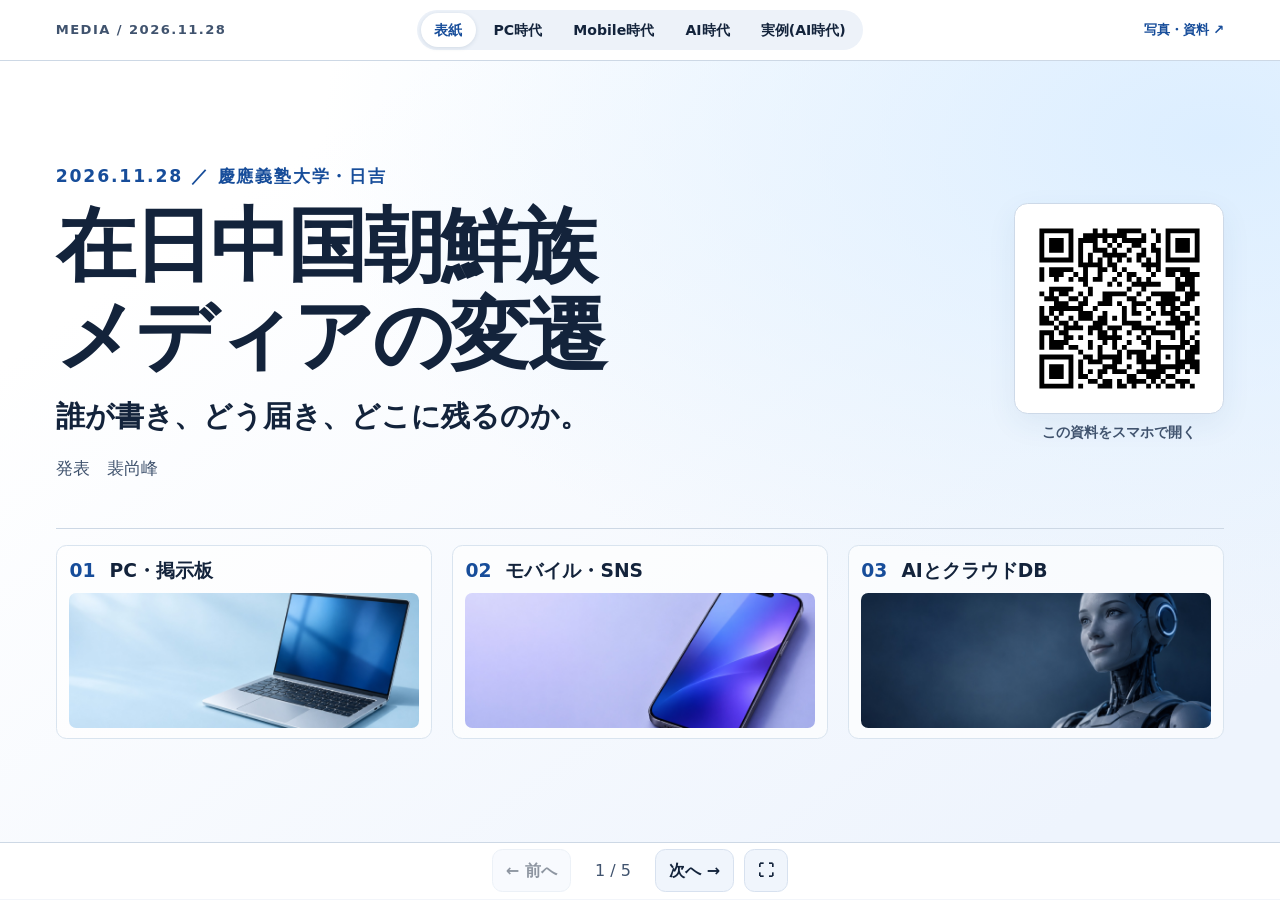
<file: index.html>
<!doctype html>
<html lang="ja">
<head>
<meta charset="utf-8">
<meta name="viewport" content="width=device-width, initial-scale=1">
<meta name="theme-color" content="#f2f5fa">
<meta name="description" content="掲示板、モバイル・SNS、AIの三つの時期から、在日中国朝鮮族メディアの変遷を考える。裴尚峰、2026年11月28日。">
<title>在日中国朝鮮族メディアの変遷 | 裴尚峰</title>
<link rel="stylesheet" href="assets/slides.css?v=9">
<script src="assets/slides.js?v=2" defer></script>
</head>
<body>
<header class="bar">
  <a class="wordmark" href="#1">MEDIA / 2026.11.28</a>
  <nav id="tabs" aria-label="スライド選択"><a href="#1" aria-label="表紙">表紙</a><a href="#2" aria-label="PCインターネット時代">PC時代</a><a href="#3" aria-label="モバイル・SNS時代">Mobile時代</a><a href="#4" aria-label="AI時代">AI時代</a><a href="#5" aria-label="実例(AI時代)">実例(AI時代)</a></nav>
  <a class="sources-link" href="resources.html">写真・資料 ↗</a>
</header>
<main id="deck">
  <section class="slide cover" id="1" aria-labelledby="t1">
    <div class="cover-grid">
      <div>
        <p class="eyebrow">2026.11.28 ／ 慶應義塾大学・日吉</p>
        <h1 id="t1" tabindex="-1">在日中国朝鮮族<br>メディアの変遷</h1>
        <p class="lead">誰が書き、どう届き、どこに残るのか。</p>
        <p class="speaker">発表　裴尚峰</p>
      </div>
      <figure class="qr">
        <a href="https://peishangfeng.github.io/report20261128/"><img src="assets/qr.svg" alt="このWebスライドを開くQRコード" width="215" height="215"></a>
        <figcaption>この資料をスマホで開く</figcaption>
      </figure>
    </div>
    <ol class="timeline" aria-label="発表の流れ">
      <li><span><b>01</b> PC・掲示板</span><img src="assets/bg-laptop.jpg" alt="" width="1536" height="864"></li>
      <li><span><b>02</b> モバイル・SNS</span><img src="assets/bg-smartphone.jpg" alt="" width="1536" height="864"></li>
      <li><span><b>03</b> AIとクラウドDB</span><img src="assets/bg-robot.jpg" alt="" width="1536" height="864"></li>
    </ol>
  </section>
  <section class="slide period pc" id="2" aria-labelledby="t2">
    <p class="eyebrow"><span>01</span> ／ 2000年代初頭から</p>
    <h2 id="t2" tabindex="-1">PCインターネット時代</h2>
    <p class="site">shimto.com <span lang="ko">（쉼터커뮤니티）</span></p>
    <p class="lead">BBS(電子仮名掲示板)にて情報を交流しました。</p>
    <div class="grid">
      <article><p class="axis">誰が</p><h3>利用者が質問し、<br>利用者が答えた</h3></article>
      <article><p class="axis">どう届くか</p><h3>掲示板へ<br>自分で探しに行く</h3></article>
      <article><p class="axis">どこに残るか</p><h3>ホームページサーバーに<br>記録が残る</h3></article>
    </div>
  </section>
  <section class="slide period sns" id="3" aria-labelledby="t3">
    <p class="eyebrow"><span>02</span> ／ 2015年ごろから</p>
    <h2 id="t3" tabindex="-1">モバイル・SNS時代</h2>
    <p class="site">shimto.net <span lang="ko">（쉼터미디어）</span></p>
    <p class="lead">Owned Media(自媒体)で記事を作成し、Wechatで共有しました</p>
    <div class="grid">
      <article><p class="axis">誰が</p><h3>主催者、記者、撮影者が<br>記録を作る</h3></article>
      <article><p class="axis">どう届くか</p><h3>SNS(主に朋友圈)及び、Wechatグループで共有</h3></article>
      <article><p class="axis">どこに残るか</p><h3>記事と写真は自媒体に、<br>動画はYoutubeなどに保存</h3></article>
    </div>
  </section>
  <section class="slide period ai" id="4" aria-labelledby="t4">
    <p class="eyebrow"><span>03</span> ／ 2024年から</p>
    <h2 id="t4" tabindex="-1">AI時代</h2>
    <p class="site">dongne.jp <span lang="ko">（동네）</span></p>
    <p class="lead">記録は全部つながり（イベント、主催団体、個人、企業、報道、メディア）、クラウド上で管理され、AIに提供する</p>
    <div class="grid">
      <article><p class="axis">誰が</p><h3>人とAIが記事作成、<br>AIが情報を全部繋げる</h3></article>
      <article><p class="axis">どう届くか</p><h3>AIの知識供給者になり、<br>AIが回答時に引用される</h3></article>
      <article><p class="axis">どこに残るか</p><h3>クラウドとAIに記録され、<br>人類の共同財産になる</h3></article>
    </div>
  </section>
  <section class="slide gallery" id="5" aria-labelledby="t5">
    <h2 id="t5" tabindex="-1">実例(AI時代)</h2>
    <div class="photo-grid">
      <figure><a href="assets/report-photo-1.png" target="_blank" rel="noopener"><img src="assets/report-photo-1.png" alt="ChatGPTが在日朝鮮族の週末イベントを案内した回答の前半"></a><figcaption>ChatGPTの回答（1/2）</figcaption></figure>
      <figure><a href="assets/report-photo-2.png" target="_blank" rel="noopener"><img src="assets/report-photo-2.png" alt="ChatGPTの回答の後半。慶應義塾大学でのシンポジウムと翌週のイベントの案内"></a><figcaption>ChatGPTの回答（2/2）</figcaption></figure>
      <figure><a href="assets/report-photo-3.png" target="_blank" rel="noopener"><img src="assets/report-photo-3.png" alt="dongne.jpに掲載された在日朝鮮族のイベント一覧"></a><figcaption>dongne.jpのイベント一覧</figcaption></figure>
      <figure><a href="assets/report-photo-4.png" target="_blank" rel="noopener"><img src="assets/report-photo-4.png" alt="Dongne NewsBankで日米の朝鮮族ニュースと関連イベントをまとめた画面"></a><figcaption>dongne.jpのNewsBank</figcaption></figure>
    </div>
  </section>
</main>
<footer class="controls" id="controls" hidden>
  <button type="button" id="prev" aria-label="前のスライド">← <span>前へ</span></button>
  <output id="count" aria-live="polite">1 / 5</output>
  <button type="button" id="next" aria-label="次のスライド"><span>次へ</span> →</button>
  <button type="button" id="full" title="全画面 (F)" aria-label="全画面">⛶</button>
</footer>
</body>
</html>
</file>
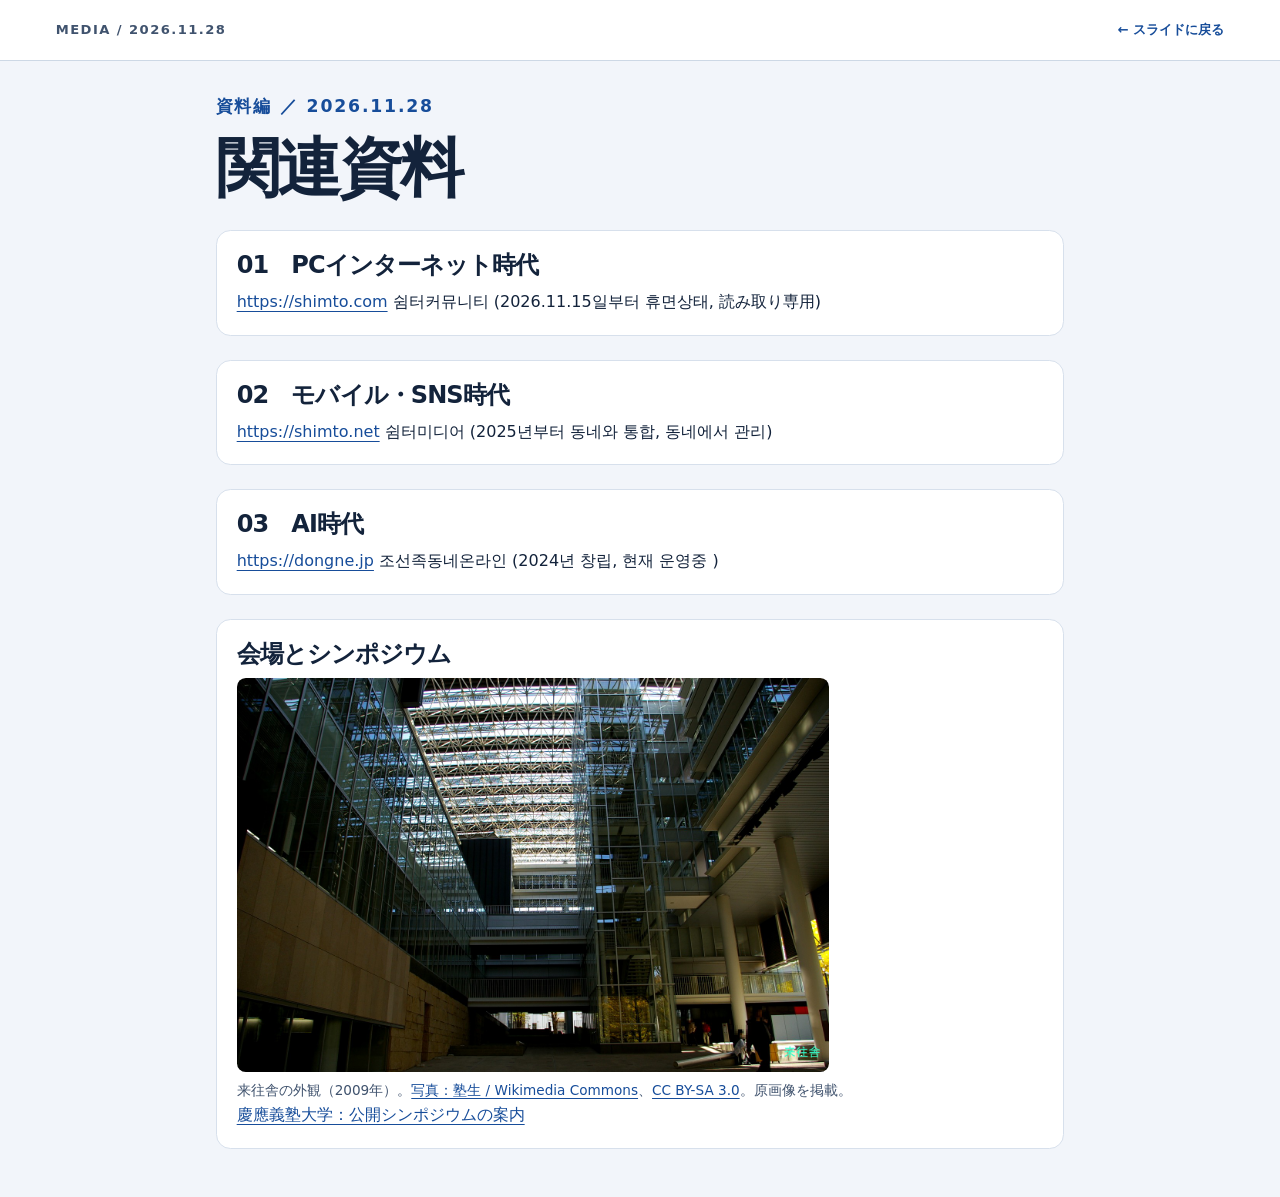
<file: resources.html>
<!doctype html>
<html lang="ja">
<head>
<meta charset="utf-8">
<meta name="viewport" content="width=device-width, initial-scale=1">
<title>写真・資料 | 在日中国朝鮮族メディアの変遷</title>
<link rel="stylesheet" href="assets/slides.css?v=5">
</head>
<body>
<header class="bar"><a class="wordmark" href="./">MEDIA / 2026.11.28</a><a class="sources-link" href="./">← スライドに戻る</a></header>
<main class="resources">
<p class="eyebrow">資料編 ／ 2026.11.28</p>
<h1>関連資料</h1>
<section id="pc">
<h2>01　PCインターネット時代</h2>
<p><a href="https://shimto.com">https://shimto.com</a> <span lang="ko">쉼터커뮤니티 (2026.11.15일부터 휴면상태, 読み取り専用)</span></p>
</section>
<section id="sns">
<h2>02　モバイル・SNS時代</h2>
<p><a href="https://shimto.net">https://shimto.net</a> <span lang="ko">쉼터미디어 (2025년부터 동네와 통합, 동네에서 관리)</span></p>
</section>
<section id="ai">
<h2>03　AI時代</h2>
<p><a href="https://dongne.jp">https://dongne.jp</a> <span lang="ko">조선족동네온라인 (2024년 창립, 현재 운영중 )</span></p>
</section>
<section id="venue">
<h2>会場とシンポジウム</h2>
<figure>
<img src="assets/raiosha.jpg" width="1536" height="1024" loading="lazy" alt="慶應義塾大学日吉キャンパス 来往舎の外観">
<figcaption>来往舎の外観（2009年）。<a href="https://commons.wikimedia.org/wiki/File:%E6%9D%A5%E5%BE%80%E8%88%8E2.jpg">写真：塾生 / Wikimedia Commons</a>、<a href="https://creativecommons.org/licenses/by-sa/3.0/">CC BY-SA 3.0</a>。原画像を掲載。</figcaption>
</figure>
<p><a href="https://lib-arts.hc.keio.ac.jp/event/1079">慶應義塾大学：公開シンポジウムの案内</a></p>
</section>
</main>
</body>
</html>
</file>
<file: assets/slides.css>
:root{color-scheme:light;--bg:#f2f5fa;--fg:#13233b;--muted:#40536e;--line:#cdd8e5;--accent:#174d9a;--tint:#e5efff;--pad:clamp(1rem,4.35vw,4.75rem);font-family:system-ui,-apple-system,"Hiragino Sans","Yu Gothic",Meiryo,sans-serif}
*{box-sizing:border-box}
body{margin:0;background:var(--bg);color:var(--fg);line-height:1.6}
a{color:inherit;text-underline-offset:.23em}
a:focus-visible,button:focus-visible{outline:3px solid #1658bd;outline-offset:3px}
button{font:inherit;color:inherit;cursor:pointer}
h1,h2,h3,p,figure{margin:0}
h1,h2,h3{line-height:1.18;text-wrap:balance}
h1,h2{letter-spacing:-.038em}
h1:focus,h2:focus{outline:none}
[hidden]{display:none!important}
.bar{min-height:3.8rem;display:grid;grid-template-columns:1fr auto 1fr;align-items:center;gap:.45rem 1rem;padding:.45rem var(--pad);border-bottom:1px solid var(--line);background:#fff}
.wordmark,.sources-link{width:max-content;font-size:.82rem;font-weight:760;text-decoration:none}
.wordmark{color:var(--muted);letter-spacing:.11em}
.sources-link{grid-column:3;justify-self:end;color:var(--accent);padding:.55rem 0}
.bar nav{display:flex;gap:.25rem;padding:.23rem;background:#edf2f9;border-radius:2rem}
.bar nav a{border-radius:2rem;text-decoration:none;padding:.34rem .85rem;font-weight:700;font-size:.88rem}
.bar nav a[aria-current=page]{background:#fff;color:var(--accent);box-shadow:0 1px 4px #26456b24}
.slide{min-height:calc(100svh - 7.45rem);margin:auto;max-width:100rem;padding:clamp(1.25rem,4.25vh,3.3rem) var(--pad);display:flex;flex-direction:column;justify-content:center;scroll-margin-top:1rem}
body:not(.enhanced) .slide{border-bottom:1px solid var(--line)}
.cover{background:radial-gradient(ellipse at 95% 10%,#dceeff 0,transparent 52%),linear-gradient(145deg,#fff 18%,#eef4fd 90%)}
.cover-grid{display:grid;grid-template-columns:minmax(0,1fr) minmax(9rem,18%);gap:clamp(1.25rem,5vw,5rem);align-items:center}
.eyebrow{font-size:clamp(.79rem,1.35vw,1.14rem);font-weight:800;color:var(--accent);letter-spacing:.105em;margin-bottom:.65rem}
.cover h1{font-size:clamp(2.16rem,6.25vw,6.25rem);line-height:1.12}
.lead{font-size:clamp(1.14rem,2.25vw,2.23rem);font-weight:750;margin-top:.95rem;line-height:1.4}
.speaker{margin-top:1.2rem;color:var(--muted);font-size:1.08rem}
.qr{text-align:center;justify-self:end;width:100%;max-width:14.5rem}
.qr a{display:block;background:white;border:1px solid #cdd9e8;border-radius:.85rem;padding:.3rem;box-shadow:0 10px 30px #2e5a8512}
.qr img{display:block;width:100%;height:auto}
.qr figcaption{margin-top:.45rem;font-size:clamp(.78rem,1.1vw,.98rem);color:var(--muted);font-weight:650}
.timeline{list-style:none;display:grid;grid-template-columns:repeat(3,minmax(0,1fr));gap:clamp(.45rem,1.5vw,1.6rem);padding:1rem 0 0;margin:clamp(1.3rem,5vh,3.8rem) 0 0;border-top:1px solid var(--line);font-size:clamp(.7rem,1.48vw,1.17rem);font-weight:730}
.timeline li{background:#ffffffa8;border:1px solid #d9e4ef;border-radius:.65rem;padding:.62rem .8rem}
.timeline b{color:var(--accent);margin-right:.4em;font-variant-numeric:tabular-nums}
.pc{--era-image:url("bg-laptop.jpg");--accent:#174d9a;--tint:#e5efff}
.sns{--era-image:url("bg-smartphone.jpg");--accent:#663b92;--tint:#f0e9fc}
.ai{--era-image:url("bg-robot.jpg");--accent:#12665b;--tint:#dff4ee}
.period{position:relative;isolation:isolate;background:#f5f8fd}
.period::before{content:"";position:absolute;inset:0;z-index:-1;pointer-events:none;background-image:linear-gradient(90deg,#f5f8fd 2%,#f5f8fdfa 29%,#f5f8fdf0 43%,#f5f8fd9e 67%,#f5f8fd56 100%),linear-gradient(0deg,#f5f8fd 0%,#f5f8fd5c 35%,#f5f8fd27 74%,#f5f8fd28 100%),var(--era-image);background-position:center,right center,right center;background-size:cover;background-repeat:no-repeat}
.period h2{font-size:clamp(1.9rem,5.3vw,5.4rem)}
.site{font-weight:740;color:var(--muted);font-size:clamp(.97rem,1.62vw,1.53rem);margin-top:.6rem}
.grid{display:grid;grid-template-columns:repeat(3,minmax(0,1fr));gap:clamp(.62rem,1.7vw,1.65rem);margin-top:clamp(1rem,3.5vh,2.4rem)}
.grid article{background:#fffffff5;border:1px solid #d7e0ec;border-radius:.95rem;padding:clamp(.8rem,1.63vw,1.6rem);min-width:0;box-shadow:0 6px 20px #173a5810}
.axis{background:var(--tint);display:inline-block;color:var(--accent);font-size:clamp(.72rem,1.12vw,1.06rem);font-weight:800;padding:.16rem .58rem;border-radius:2rem}
.grid h3{font-size:clamp(1.11rem,1.93vw,1.97rem);margin:.62rem 0 .45rem;text-wrap:initial}
.grid article p:last-child{font-size:clamp(.9rem,1.35vw,1.22rem);color:var(--muted)}
.slide-foot{color:var(--muted);margin-top:1rem;font-size:clamp(.78rem,1.16vw,1.04rem)}
.slide-foot a{color:var(--accent);font-weight:680}
.closing{font-size:clamp(1rem,1.64vw,1.47rem);margin-top:.5rem;font-weight:790;color:var(--accent)}
.controls{position:sticky;bottom:0;display:flex;align-items:center;justify-content:center;gap:.65rem;background:#fffffff5;border-top:1px solid var(--line);backdrop-filter:blur(12px);padding:.4rem 1rem max(.4rem,env(safe-area-inset-bottom));z-index:1}
.controls button{background:#f0f5fc;border:1px solid #d7e1ef;border-radius:.65rem;padding:.45rem .8rem;min-height:2.7rem;font-weight:690}
.controls button:disabled{opacity:.48;cursor:default}
.controls output{min-width:4rem;text-align:center;font-variant-numeric:tabular-nums;color:var(--muted)}
.resources{max-width:60rem;margin:auto;padding:2rem var(--pad) 3rem}
.resources h1{font-size:clamp(2.05rem,5vw,4rem);text-wrap:initial}
.resources h2{font-size:1.5rem;margin-bottom:.6rem;text-wrap:initial}
.resources p+*,.resources li+li{margin-top:.55rem}
.resources section{margin-top:1.5rem;padding:1.25rem;background:#fff;border:1px solid #d7e0ec;border-radius:.9rem;scroll-margin-top:1rem}
.resources ul{padding-inline-start:1.25rem}
.resources img{width:100%;max-width:37rem;height:auto;border-radius:.55rem;display:block}
.resources figcaption{margin-top:.5rem;color:var(--muted);font-size:.85rem}
.resources a{color:var(--accent)}
@media(max-width:680px){
 .bar{display:grid;grid-template-columns:1fr 1fr;gap:.28rem .6rem}
 .wordmark{font-size:.65rem}
 .sources-link{grid-column:2;grid-row:1}
 .bar nav{grid-column:1/-1;grid-row:2;gap:.15rem}
 .bar nav a{flex:1;text-align:center;padding:.35rem .42rem}
 .slide{min-height:auto;padding-bottom:1.55rem;justify-content:start}
 .cover-grid{grid-template-columns:1fr;gap:.95rem}
 .qr{justify-self:start;max-width:9.2rem}
 .timeline{margin-top:1rem;gap:.35rem}
 .timeline li{padding:.43rem .34rem}
 .timeline b{margin-right:.12em}
 .grid{grid-template-columns:1fr}
 .grid h3 br{display:none}
 .grid article{padding:.75rem .92rem}
 .period::before{background-image:linear-gradient(90deg,#f5f8fdf7 0%,#f5f8fdca 50%,#f5f8fd83 100%),linear-gradient(180deg,#f5f8fd14 0%,#f5f8fd5e 13%,#f5f8fd 44%),var(--era-image);background-size:100% 100%,100% 100%,auto 25rem;background-position:top,right top,right top}
 .resources{padding-top:1.4rem}
}
@media(max-height:650px) and (min-width:681px){.slide{padding-top:1rem;padding-bottom:1rem}.cover h1{font-size:clamp(2rem,5.8vw,4.7rem)}.period h2{font-size:clamp(2rem,4.4vw,4rem)}.lead{margin-top:.55rem}.grid{margin-top:.75rem}.grid article{padding:.7rem .93rem}}
@media print{body{background:#fff;color:#000}.bar,.controls{display:none!important}.slide,.slide[hidden]{display:flex!important;min-height:0;break-after:page}.slide:last-child{break-after:auto}.cover,.period{background:#fff}.period::before{display:none}.grid article{box-shadow:none}.qr a{box-shadow:none}}

/* Cover chapter previews reuse the images from the matching era slides. */
.cover .timeline li{display:grid;align-content:start;gap:.45rem}
.cover .timeline img{display:block;width:100%;height:clamp(6.2rem,15vh,9.7rem);object-fit:cover;object-position:77% 46%;border-radius:.45rem}
@media(max-width:680px){.cover .timeline li{gap:.28rem;grid-template-rows:1fr auto;align-content:stretch}.cover .timeline img{height:clamp(3.65rem,17vw,6.4rem);object-position:right 45%;border-radius:.3rem}}
@media(max-height:650px) and (min-width:681px){.cover .timeline{margin-top:1rem;padding-top:.65rem}.cover .timeline img{height:clamp(3.1rem,12vh,5.25rem)}}

.gallery{background:linear-gradient(145deg,#fff 15%,#eaf1fb 100%)}
.gallery h2{font-size:clamp(1.9rem,5.3vw,5.4rem)}
.photo-grid{display:grid;grid-template-columns:repeat(3,minmax(0,1fr));gap:clamp(.7rem,1.6vw,1.5rem);margin-top:clamp(1rem,4vh,2.75rem)}
.photo-grid figure{min-width:0;border:1px solid var(--line);border-radius:.85rem;background:#fff;overflow:hidden;box-shadow:0 6px 20px #173a5810}
.photo-grid img{display:block;width:100%;aspect-ratio:4/3;max-height:58svh;object-fit:contain}
.photo-grid figcaption{padding:.5rem .75rem;color:var(--muted);font-size:.9rem}
.photo-placeholder{display:grid;place-items:center;aspect-ratio:4/3;color:var(--muted)}
@media(max-width:680px){.photo-grid{grid-template-columns:1fr}.bar nav a{white-space:nowrap;padding-inline:clamp(.15rem,1.2vw,.42rem);font-size:clamp(.69rem,2.7vw,.88rem)}}
@media print{.gallery{background:#fff}.photo-grid{grid-template-columns:repeat(3,minmax(0,1fr))}}

@media screen and (min-width:1101px){.gallery .photo-grid{grid-template-columns:repeat(4,minmax(0,1fr))}}
@media screen and (min-width:681px) and (max-width:1100px){.gallery .photo-grid{grid-template-columns:repeat(2,minmax(0,1fr))}}
@media print{.gallery .photo-grid{grid-template-columns:repeat(4,minmax(0,1fr))}}
</file>
